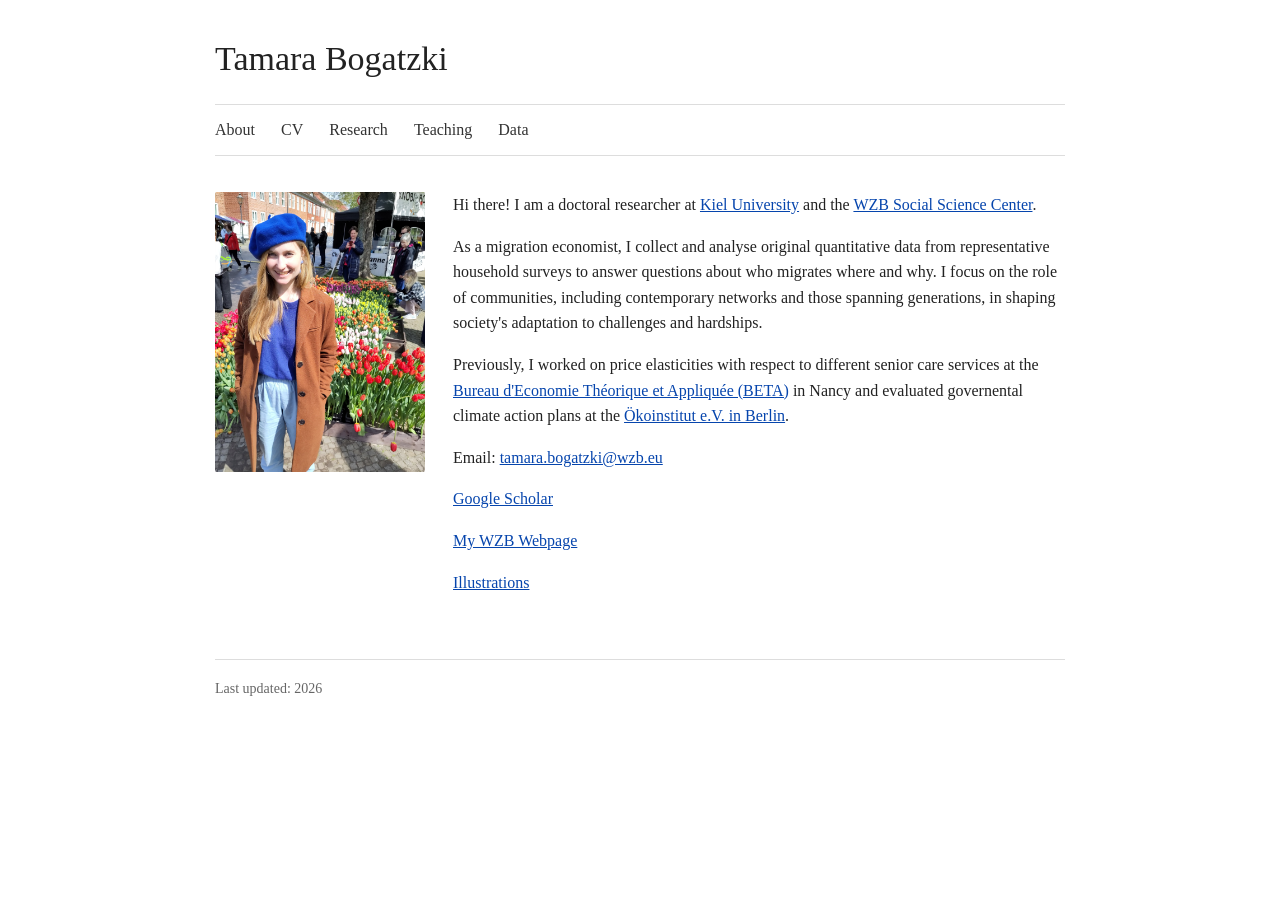
<file: index.html>
<!DOCTYPE html>
<html lang="en">
<head>
  <meta charset="UTF-8">
  <title>Tamara Bogatzki</title>
  <meta name="viewport" content="width=device-width, initial-scale=1.0">
  <link rel="stylesheet" href="style.css">
</head>

<body>
  <div class="container">

    <header>
      <h1 class="site-title">
        <a href="index.html">Tamara Bogatzki</a>
      </h1>

      <nav>
        <a href="index.html">About</a>
        <a href="cv.pdf">CV</a>
        <a href="research.html">Research</a>
        <a href="teaching.html">Teaching</a>
        <a href="data.html">Data</a>
      </nav>
    </header>

    <main>
      <div class="profile">
        <img src="profile.jpg" alt="Portrait of Tamara Bogatzki">

        <div>
          <p>
            Hi there! I am a doctoral researcher at <a href="https://www.uni-kiel.de/en/wiso/faculty/doctorate-habilitation/doctoral-programme-quantitative-economics?set_language=en">Kiel University</a> and the <a href="https://www.wzb.eu/en">WZB Social Science Center</a>. 
          </p>

          <p>
            As a migration economist, I collect and analyse original quantitative data from representative household surveys to answer questions about who migrates where and why. 
            I focus on the role of communities, including contemporary networks and those spanning generations, in shaping society's adaptation to challenges and hardships.
          </p>

          <p>
            Previously, I worked on price elasticities with respect to different senior care services at the <a href="https://www.beta-economics.fr/en/home/">Bureau d'Economie Théorique et Appliquée (BETA)</a> in Nancy and evaluated governental climate action plans at the <a href="https://www.oeko.de/en/">Ökoinstitut e.V. in Berlin</a>.
          </p>

          <p>
            Email: <a href="mailto:tamara.bogatzki@wzb.eu">tamara.bogatzki@wzb.eu</a>
          </p>

                    <p>
           <a href="https://scholar.google.de/citations?hl=de&user=1Ds5S4oAAAAJ">Google Scholar</a>
          </p>
                              <p>
           <a href="https://www.wzb.eu/en/persons/tamara-bogatzki">My WZB Webpage</a>
          </p>
                    <p>
           <a href="https://tamarabogatzki.de/">Illustrations</a>
          </p>
        </div>
      </div>

    <footer>
      Last updated: 2026
    </footer>

  </div>
</body>
</html>
</file>
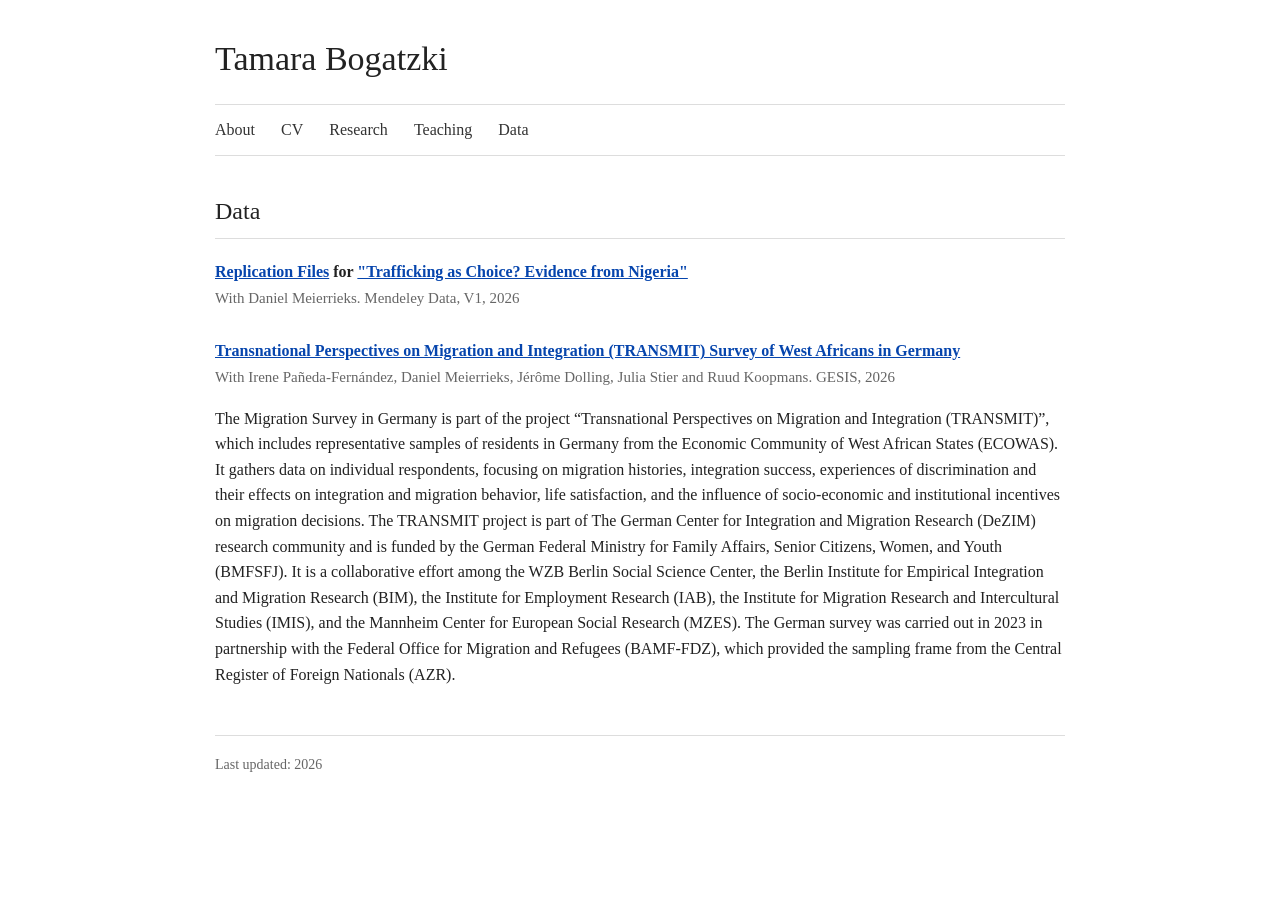
<file: data.html>
<!DOCTYPE html>
<html lang="en">
<head>
  <meta charset="UTF-8">
  <title>Data — Tamara Bogatzki</title>
  <meta name="viewport" content="width=device-width, initial-scale=1.0">
  <link rel="stylesheet" href="style.css">
</head>

<body>
  <div class="container">

    <header>
      <h1 class="site-title">
        <a href="index.html">Tamara Bogatzki</a>
      </h1>

      <nav>
        <a href="index.html">About</a>
        <a href="cv.pdf">CV</a>
        <a href="research.html">Research</a>
        <a href="teaching.html">Teaching</a>
        <a href="data.html">Data</a>
      </nav>
    </header>

    <main>
      <h2>Data</h2>

            <div class="item">
        <p>                    
          <strong><a href="doi: 10.17632/ff52h7zs92.1">Replication Files</a> for <a href="https://doi.org/10.1016/j.jdeveco.2026.103809"> "Trafficking as Choice? Evidence from Nigeria"</a></strong><br>
          <span class="meta">With Daniel Meierrieks. Mendeley Data, V1, 2026</span>
        </p>
        <p>
      </div>
      
      <div class="item">
        <p>                    
          <strong><a href="https://doi.org/10.7802/3011">Transnational Perspectives on Migration and Integration (TRANSMIT) Survey of West Africans in Germany</a></strong><br>
          <span class="meta">With Irene Pañeda-Fernández, Daniel Meierrieks, Jérôme Dolling, Julia Stier and Ruud Koopmans. GESIS, 2026</span>
        </p>
        <p>
The Migration Survey in Germany is part of the project “Transnational Perspectives on Migration and Integration (TRANSMIT)”, which includes representative samples of residents in Germany from the Economic Community of West African States (ECOWAS). It gathers data on individual respondents, focusing on migration histories, integration success, experiences of discrimination and their effects on integration and migration behavior, life satisfaction, and the influence of socio-economic and institutional incentives on migration decisions.

The TRANSMIT project is part of The German Center for Integration and Migration Research (DeZIM) research community and is funded by the German Federal Ministry for Family Affairs, Senior Citizens, Women, and Youth (BMFSFJ). It is a collaborative effort among the WZB Berlin Social Science Center, the Berlin Institute for Empirical Integration and Migration Research (BIM), the Institute for Employment Research (IAB), the Institute for Migration Research and Intercultural Studies (IMIS), and the Mannheim Center for European Social Research (MZES). The German survey was carried out in 2023 in partnership with the Federal Office for Migration and Refugees (BAMF-FDZ), which provided the sampling frame from the Central Register of Foreign Nationals (AZR).         </p>
      </div>


      
    <footer>
      Last updated: 2026
    </footer>

  </div>
</body>
</html>
</file>
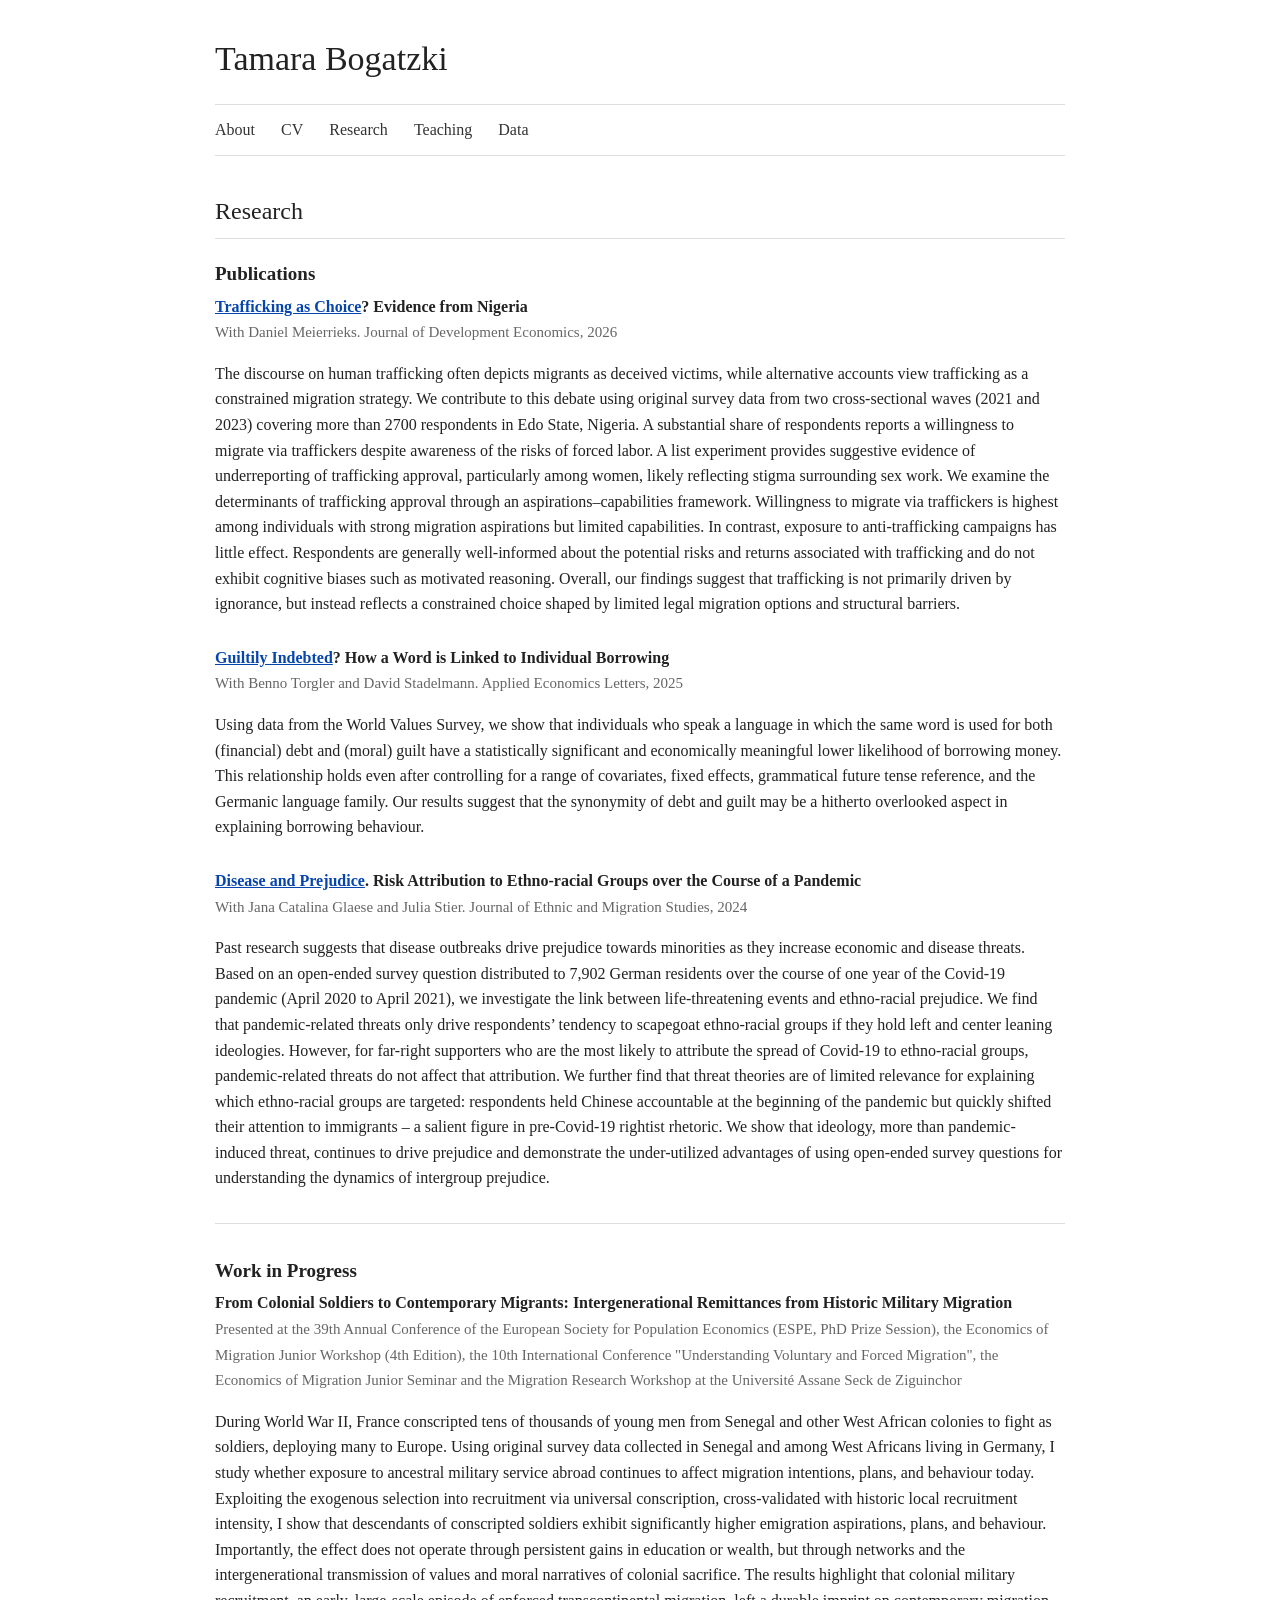
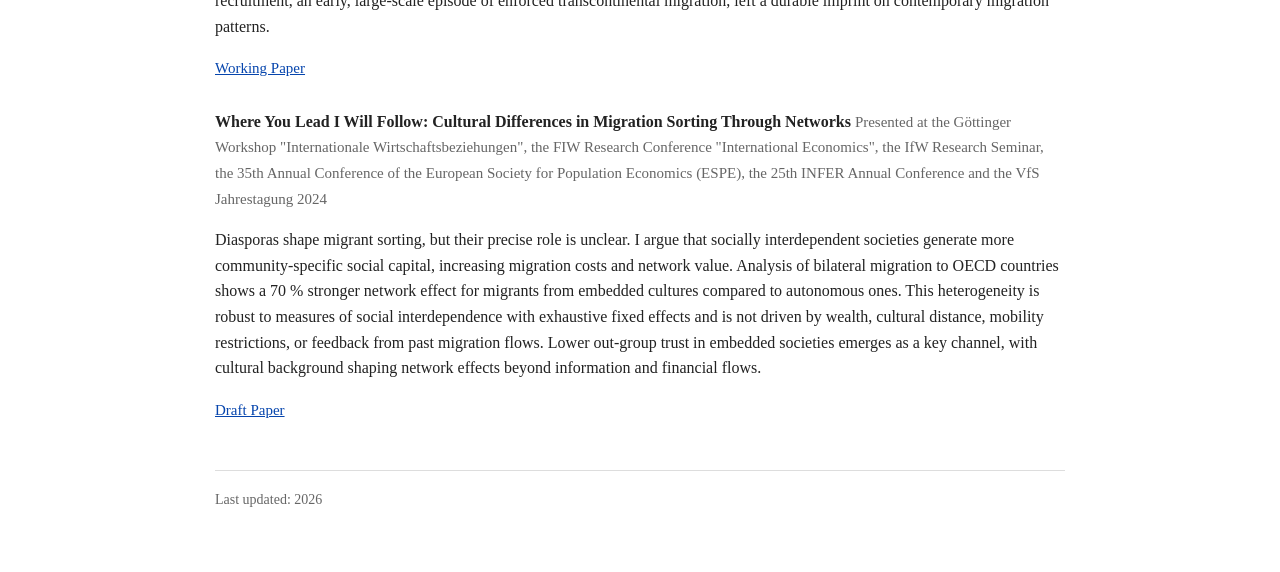
<file: research.html>
<!DOCTYPE html>
<html lang="en">
<head>
  <meta charset="UTF-8">
  <title>Research — Tamara Bogatzki</title>
  <meta name="viewport" content="width=device-width, initial-scale=1.0">
  <link rel="stylesheet" href="style.css">
</head>

<body>
  <div class="container">

    <header>
      <h1 class="site-title">
        <a href="index.html">Tamara Bogatzki</a>
      </h1>

      <nav>
        <a href="index.html">About</a>
        <a href="cv.pdf">CV</a>
        <a href="research.html">Research</a>
        <a href="teaching.html">Teaching</a>
        <a href="data.html">Data</a>
      </nav>
    </header>

    <main>
      <h2>Research</h2>

      <h3>Publications</h3>

      <div class="item">
        <p>
          <strong><a href="https://doi.org/10.1016/j.jdeveco.2026.103809">Trafficking as Choice</a>? Evidence from Nigeria</strong><br>
          <span class="meta">With Daniel Meierrieks. Journal of Development Economics, 2026</span>
        </p>
        <p>
          The discourse on human trafficking often depicts migrants as deceived victims, while alternative accounts view trafficking as a constrained migration strategy. We contribute to this debate using original survey data from two cross-sectional waves (2021 and 2023) covering more than 2700 respondents in Edo State, Nigeria. A substantial share of respondents reports a willingness to migrate via traffickers despite awareness of the risks of forced labor. A list experiment provides suggestive evidence of underreporting of trafficking approval, particularly among women, likely reflecting stigma surrounding sex work. We examine the determinants of trafficking approval through an aspirations–capabilities framework. Willingness to migrate via traffickers is highest among individuals with strong migration aspirations but limited capabilities. In contrast, exposure to anti-trafficking campaigns has little effect. Respondents are generally well-informed about the potential risks and returns associated with trafficking and do not exhibit cognitive biases such as motivated reasoning. Overall, our findings suggest that trafficking is not primarily driven by ignorance, but instead reflects a constrained choice shaped by limited legal migration options and structural barriers.
        </p>
      </div>

       <div class="item">
        <p>
          <strong><a href="https://doi.org/10.1080/13504851.2024.2302891">Guiltily Indebted</a>? How a Word is Linked to Individual Borrowing</strong><br>
          <span class="meta">With Benno Torgler and David Stadelmann. Applied Economics Letters, 2025</span>
        </p>
        <p>
      Using data from the World Values Survey, we show that individuals who speak a language in which the same word is used for both (financial) debt and (moral) guilt have a statistically significant and economically meaningful lower likelihood of borrowing money. This relationship holds even after controlling for a range of covariates, fixed effects, grammatical future tense reference, and the Germanic language family. Our results suggest that the synonymity of debt and guilt may be a hitherto overlooked aspect in explaining borrowing behaviour.        </p>
      </div>

       <div class="item">
        <p>
          <strong><a href="https://doi.org/10.1080/1369183X.2023.2235084">Disease and Prejudice</a>. Risk Attribution to Ethno-racial Groups over the Course of a Pandemic</strong><br>
          <span class="meta">With Jana Catalina Glaese and Julia Stier. Journal of Ethnic and Migration Studies, 2024</span>
        </p>
        <p>
Past research suggests that disease outbreaks drive prejudice towards minorities as they increase economic and disease threats. Based on an open-ended survey question distributed to 7,902 German residents over the course of one year of the Covid-19 pandemic (April 2020 to April 2021), we investigate the link between life-threatening events and ethno-racial prejudice. We find that pandemic-related threats only drive respondents’ tendency to scapegoat ethno-racial groups if they hold left and center leaning ideologies. However, for far-right supporters who are the most likely to attribute the spread of Covid-19 to ethno-racial groups, pandemic-related threats do not affect that attribution. We further find that threat theories are of limited relevance for explaining which ethno-racial groups are targeted: respondents held Chinese accountable at the beginning of the pandemic but quickly shifted their attention to immigrants – a salient figure in pre-Covid-19 rightist rhetoric. We show that ideology, more than pandemic-induced threat, continues to drive prejudice and demonstrate the under-utilized advantages of using open-ended survey questions for understanding the dynamics of intergroup prejudice.        </p>
      </div>

      <hr class="section-divider">

      <h3>Work in Progress</h3>

      <div class="item">
        <p>
          <strong>From Colonial Soldiers to Contemporary Migrants: Intergenerational Remittances from Historic Military Migration</strong><br>
        <span class="meta">Presented at the 39th Annual Conference of the European Society for Population Economics (ESPE, PhD Prize Session), the Economics of Migration Junior Workshop (4th Edition), the 10th International Conference "Understanding Voluntary and Forced Migration", the Economics of Migration Junior Seminar and the Migration Research Workshop at the Université Assane Seck de Ziguinchor </span>
        </p>
        <p>
During World War II, France conscripted tens of thousands of young men from Senegal and other West African colonies to fight as soldiers, deploying many to Europe. Using original survey data collected in Senegal and among West Africans living in Germany, I study whether exposure to ancestral military service abroad continues to affect migration intentions, plans, and behaviour today. Exploiting the exogenous selection into recruitment via universal conscription, cross-validated with historic local recruitment intensity, I show that descendants of conscripted soldiers exhibit significantly higher emigration aspirations, plans, and behaviour. Importantly, the effect does not operate through persistent gains in education or wealth, but through networks and the intergenerational transmission of values and moral narratives of colonial sacrifice. The results highlight that colonial military recruitment, an early, large-scale episode of enforced transcontinental migration, left a durable imprint on contemporary migration patterns. 
        </p>
              <span class="meta"><a href="https://bibliothek.wzb.eu/pdf/2026/vi26-104.pdf">Working Paper</a></span>
      </div>
      
      <div class="item">
        <p>
          <strong>Where You Lead I Will Follow: Cultural Differences in Migration Sorting Through Networks</strong>
        <span class="meta">Presented at the Göttinger Workshop "Internationale Wirtschaftsbeziehungen", the FIW Research Conference "International Economics", the IfW Research Seminar, the 35th Annual Conference of the European Society for Population Economics (ESPE), the 25th INFER Annual Conference and the VfS Jahrestagung 2024</span>
        </p>
        <p>
Diasporas shape migrant sorting, but their precise role is unclear. I argue that socially interdependent societies generate more community-specific social capital, increasing migration costs and network value. Analysis of bilateral migration to OECD countries shows a 70 % stronger network effect for migrants from embedded cultures compared to autonomous ones. This heterogeneity is robust to  measures of social interdependence with exhaustive fixed effects and is not driven by wealth, cultural distance, mobility restrictions, or feedback from past migration flows. Lower out-group trust in embedded societies emerges as a key channel, with cultural background shaping network effects beyond information and financial flows.
        </p>
      <span class="meta"><a href="https://www.econstor.eu/bitstream/10419/302439/1/vfs-2024-pid-108170.pdf">Draft Paper</a></span>
      </div>
    </main>

    <footer>
      Last updated: 2026
    </footer>

  </div>
</body>
</html>
</file>
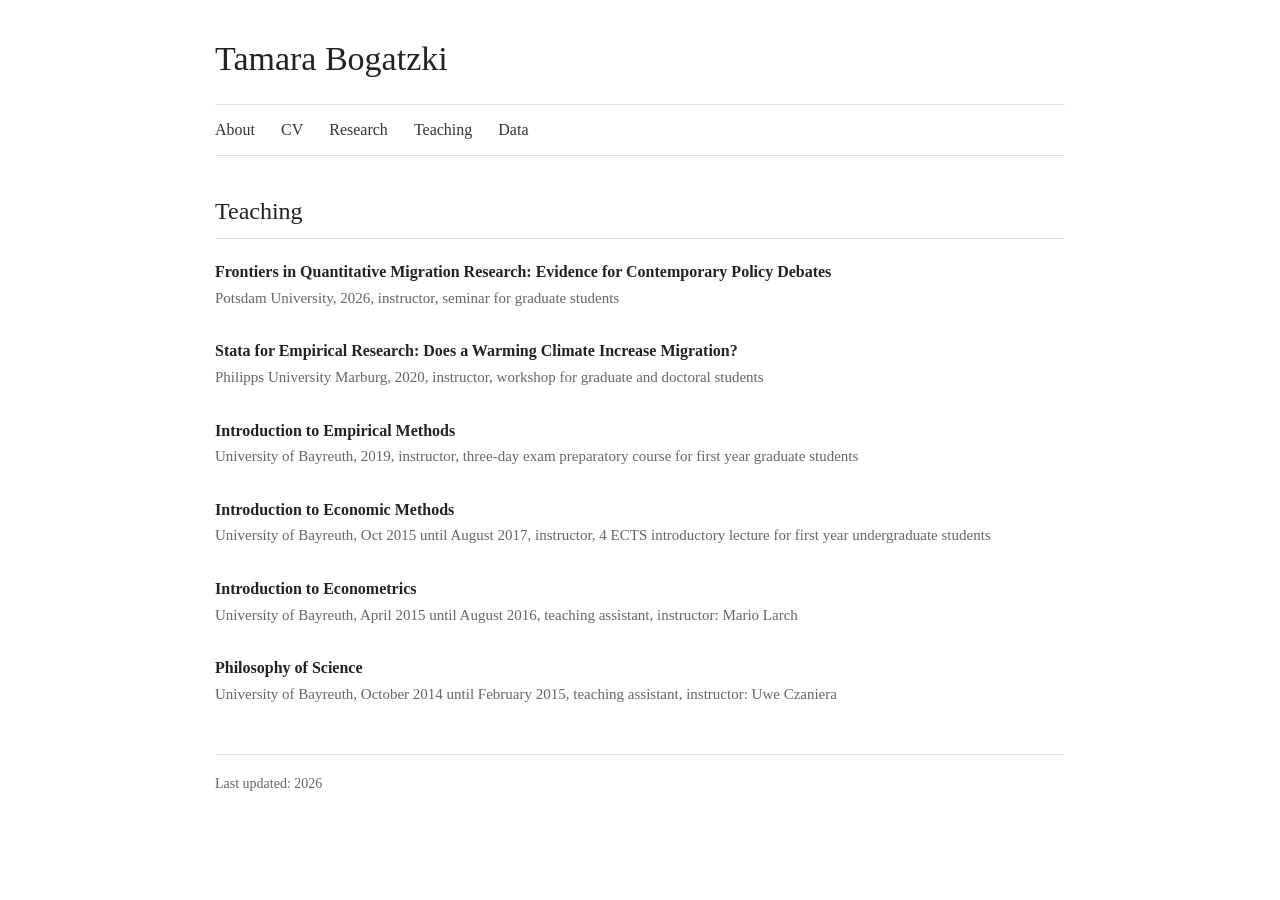
<file: teaching.html>
<!DOCTYPE html>
<html lang="en">
<head>
  <meta charset="UTF-8">
  <title>Teaching — Tamara Bogatzki</title>
  <meta name="viewport" content="width=device-width, initial-scale=1.0">
  <link rel="stylesheet" href="style.css">
</head>

<body>
  <div class="container">

    <header>
      <h1 class="site-title">
        <a href="index.html">Tamara Bogatzki</a>
      </h1>

      <nav>
        <a href="index.html">About</a>
        <a href="cv.pdf">CV</a>
        <a href="research.html">Research</a>
        <a href="teaching.html">Teaching</a>
        <a href="data.html">Data</a>
      </nav>
    </header>

    <main>
      <h2>Teaching</h2>

      <div class="item">
        <p>
          <strong>Frontiers in Quantitative Migration Research: Evidence for Contemporary Policy Debates</strong><br>
          <span class="meta">Potsdam University, 2026, instructor, seminar for graduate students</span>
        </p>
        <p>
        </p>
      </div>
      
      <div class="item">
        <p>
          <strong>Stata for Empirical Research: Does a Warming Climate Increase
Migration?</strong><br>
          <span class="meta">Philipps University Marburg, 2020, instructor, workshop for graduate
and doctoral students</span>
        </p>
        <p>
        </p>
      </div>

      
            <div class="item">
        <p>
          <strong>Introduction to Empirical Methods</strong><br>
          <span class="meta">University of Bayreuth, 2019, instructor, three-day exam preparatory course for first year graduate students</span>
        </p>
        <p>
        </p>
      </div>

                  <div class="item">
        <p>
          <strong>Introduction to Economic Methods</strong><br>
          <span class="meta">University of Bayreuth, Oct 2015 until August 2017, instructor, 4 ECTS introductory lecture for first year undergraduate students
</span>
        </p>
        <p>
        </p>
      </div>

      
        <div class="item">
        <p>
          <strong>Introduction to Econometrics</strong><br>
          <span class="meta">University of Bayreuth, April 2015 until August 2016, teaching assistant, instructor: Mario Larch
</span>
        </p>
        <p>
        </p>
      </div>

              <div class="item">
        <p>
          <strong>Philosophy of Science</strong><br>
          <span class="meta">University of Bayreuth, October 2014 until February 2015, teaching assistant, instructor: Uwe Czaniera</span>
        </p>
        <p>
        </p>
      </div>



    <footer>
      Last updated: 2026
    </footer>

  </div>
</body>
</html>
</file>
<file: style.css>
body {
  font-family: Georgia, "Times New Roman", serif;
  color: #222;
  background: #fff;
  margin: 0;
  line-height: 1.6;
}

.container {
  max-width: 850px;
  margin: 0 auto;
  padding: 32px 24px 60px;
}

.site-title {
  font-size: 34px;
  font-weight: normal;
  margin: 0 0 18px;
}

.site-title a {
  color: #222;
  text-decoration: none;
}

nav {
  border-top: 1px solid #ddd;
  border-bottom: 1px solid #ddd;
  padding: 12px 0;
  margin-bottom: 36px;
}

nav a {
  margin-right: 22px;
  color: #333;
  text-decoration: none;
  font-size: 16px;
}

nav a:hover {
  text-decoration: underline;
}

.profile {
  display: flex;
  gap: 28px;
  align-items: flex-start;
}

.profile img {
  width: 210px;
  max-width: 100%;
  border-radius: 2px;
}

h2 {
  font-size: 24px;
  font-weight: normal;
  margin-top: 36px;
  border-bottom: 1px solid #ddd;
  padding-bottom: 8px;
}

h3 {
  font-size: 19px;
  margin-bottom: 4px;
}

p {
  margin-top: 0;
}

a {
  color: #0645ad;
}

.section-divider {
  border: 0;
  border-top: 1px solid #ddd;
  margin: 32px 0;
}

.item {
  margin-bottom: 28px;
}

.meta {
  color: #666;
  font-size: 15px;
}

footer {
  border-top: 1px solid #ddd;
  margin-top: 48px;
  padding-top: 18px;
  font-size: 14px;
  color: #666;
}

@media (max-width: 650px) {
  .profile {
    display: block;
  }

  .profile img {
    width: 180px;
    margin-bottom: 20px;
  }

  nav a {
    display: inline-block;
    margin-bottom: 8px;
  }
}
</file>
